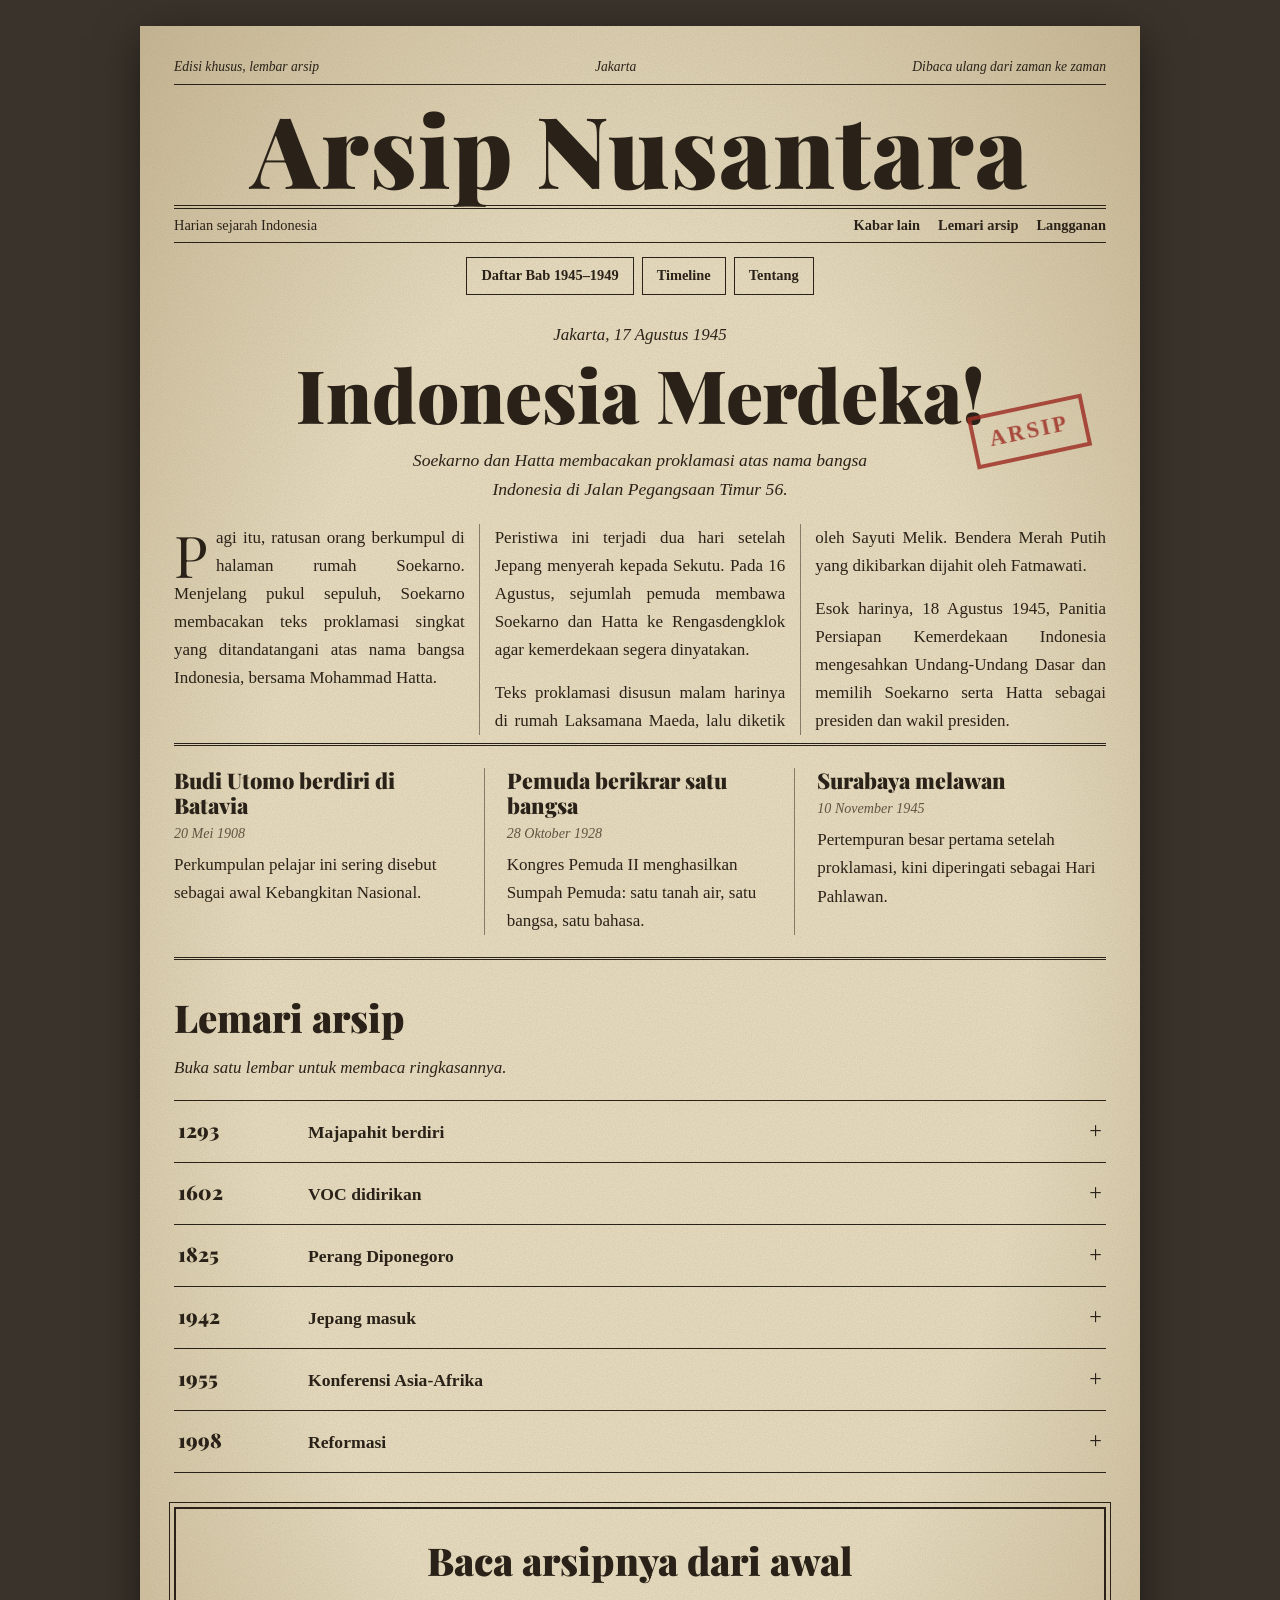
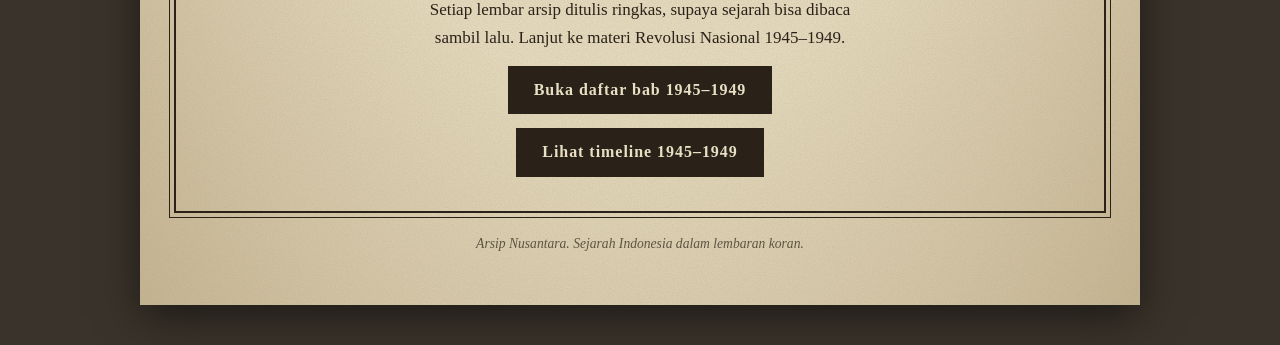
<file: index.html>
<!DOCTYPE html>
<html lang="id">
<head>
<meta charset="utf-8">
<meta name="viewport" content="width=device-width, initial-scale=1, viewport-fit=cover">
<title>Arsip Nusantara — Sejarah Indonesia dalam Lembaran Koran</title>
<link rel="preconnect" href="https://fonts.googleapis.com">
<link rel="preconnect" href="https://fonts.gstatic.com" crossorigin>
<link href="https://fonts.googleapis.com/css2?family=Old+Standard+TT:ital,wght@0,400;0,700;1,400&family=Playfair+Display:wght@900&display=swap" rel="stylesheet">
<link rel="stylesheet" href="style.css">
</head>
<body>
<div class="koran">
  <div class="atas"><span>Edisi khusus, lembar arsip</span><span>Jakarta</span><span>Dibaca ulang dari zaman ke zaman</span></div>
  <div class="nama">Arsip Nusantara</div>
  <div class="garis">
    <span>Harian sejarah Indonesia</span>
    <nav aria-label="Navigasi"><a href="#kabar">Kabar lain</a><a href="#lemari">Lemari arsip</a><a href="#langgan">Langganan</a></nav>
  </div>
  <div class="pintas">
    <a href="bab.html">Daftar Bab 1945–1949</a>
    <a href="timeline.html">Timeline</a>
    <a href="tentang.html">Tentang</a>
  </div>
  <section class="utama">
    <p class="kicker">Jakarta, 17 Agustus 1945</p>
    <h1>Indonesia Merdeka!</h1>
    <p class="sub">Soekarno dan Hatta membacakan proklamasi atas nama bangsa Indonesia di Jalan Pegangsaan Timur 56.</p>
    <div class="stempel">Arsip</div>
    <div class="kolom">
      <p>Pagi itu, ratusan orang berkumpul di halaman rumah Soekarno. Menjelang pukul sepuluh, Soekarno membacakan teks proklamasi singkat yang ditandatangani atas nama bangsa Indonesia, bersama Mohammad Hatta.</p>
      <p>Peristiwa ini terjadi dua hari setelah Jepang menyerah kepada Sekutu. Pada 16 Agustus, sejumlah pemuda membawa Soekarno dan Hatta ke Rengasdengklok agar kemerdekaan segera dinyatakan.</p>
      <p>Teks proklamasi disusun malam harinya di rumah Laksamana Maeda, lalu diketik oleh Sayuti Melik. Bendera Merah Putih yang dikibarkan dijahit oleh Fatmawati.</p>
      <p>Esok harinya, 18 Agustus 1945, Panitia Persiapan Kemerdekaan Indonesia mengesahkan Undang-Undang Dasar dan memilih Soekarno serta Hatta sebagai presiden dan wakil presiden.</p>
    </div>
  </section>
  <section class="kabar" id="kabar" aria-label="Kabar lain">
    <article>
      <h3>Budi Utomo berdiri di Batavia</h3>
      <p class="tgl">20 Mei 1908</p>
      <p>Perkumpulan pelajar ini sering disebut sebagai awal Kebangkitan Nasional.</p>
    </article>
    <article>
      <h3>Pemuda berikrar satu bangsa</h3>
      <p class="tgl">28 Oktober 1928</p>
      <p>Kongres Pemuda II menghasilkan Sumpah Pemuda: satu tanah air, satu bangsa, satu bahasa.</p>
    </article>
    <article>
      <h3>Surabaya melawan</h3>
      <p class="tgl">10 November 1945</p>
      <p>Pertempuran besar pertama setelah proklamasi, kini diperingati sebagai Hari Pahlawan.</p>
    </article>
  </section>
  <section class="lemari" id="lemari">
    <h2>Lemari arsip</h2>
    <p class="ket">Buka satu lembar untuk membaca ringkasannya.</p>
    <details><summary><span class="th">1293</span>Majapahit berdiri</summary><p>Raden Wijaya mendirikan kerajaan ini di Jawa Timur. Majapahit mencapai puncaknya pada masa Hayam Wuruk dan Mahapatih Gajah Mada.</p></details>
    <details><summary><span class="th">1602</span>VOC didirikan</summary><p>Kongsi dagang Belanda ini mengincar monopoli rempah-rempah dan menjadi awal penjajahan panjang di Nusantara.</p></details>
    <details><summary><span class="th">1825</span>Perang Diponegoro</summary><p>Pangeran Diponegoro memimpin perlawanan di Jawa hingga 1830, salah satu perang terbesar melawan Belanda.</p></details>
    <details><summary><span class="th">1942</span>Jepang masuk</summary><p>Pendudukan Jepang menggantikan pemerintahan Hindia Belanda dan berlangsung sampai 1945.</p></details>
    <details><summary><span class="th">1955</span>Konferensi Asia-Afrika</summary><p>Digelar di Bandung, mempertemukan negara-negara Asia dan Afrika yang baru merdeka.</p></details>
    <details><summary><span class="th">1998</span>Reformasi</summary><p>Pada 21 Mei 1998, Soeharto mengundurkan diri dan Indonesia memasuki era Reformasi.</p></details>
  </section>
  <section class="langgan" id="langgan">
    <h2>Baca arsipnya dari awal</h2>
    <p>Setiap lembar arsip ditulis ringkas, supaya sejarah bisa dibaca sambil lalu. Lanjut ke materi Revolusi Nasional 1945–1949.</p>
    <p><a class="tombol" href="bab.html">Buka daftar bab 1945–1949</a></p>
    <p><a class="tombol" href="timeline.html">Lihat timeline 1945–1949</a></p>
  </section>
  <p class="kaki">Arsip Nusantara. Sejarah Indonesia dalam lembaran koran.</p>
</div>
</body>
</html>
</file>
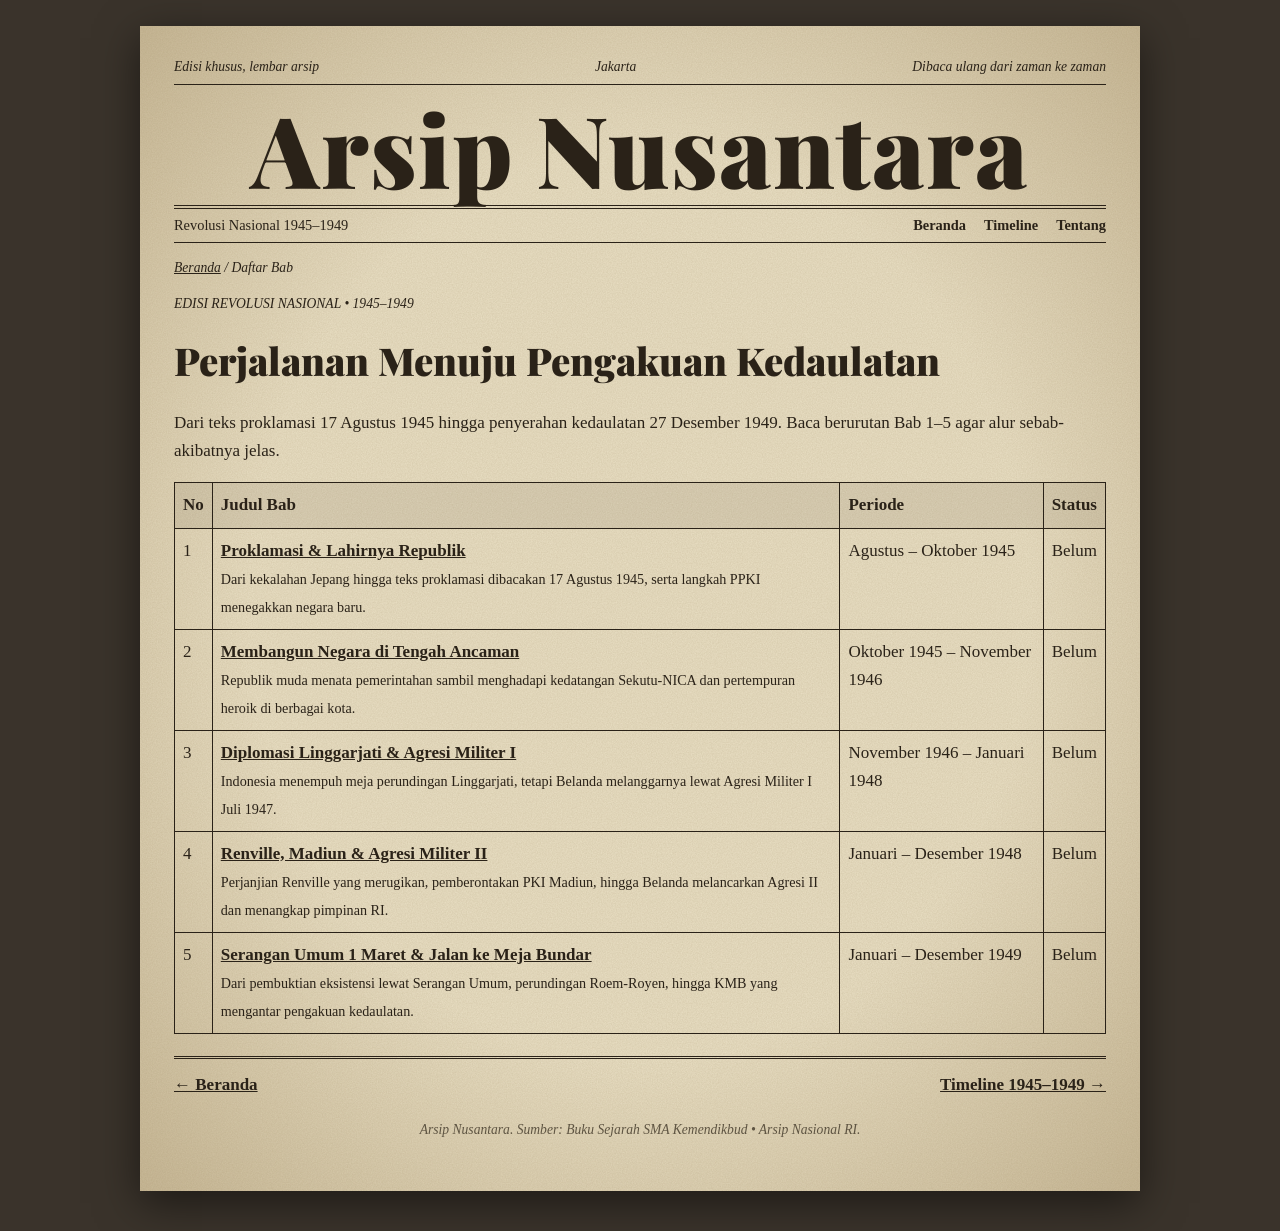
<file: bab.html>
<!DOCTYPE html>
<html lang="id">
<head>
<meta charset="utf-8">
<meta name="viewport" content="width=device-width, initial-scale=1, viewport-fit=cover">
<title>Daftar Bab — Arsip Nusantara 1945–1949</title>
<link rel="preconnect" href="https://fonts.googleapis.com">
<link rel="preconnect" href="https://fonts.gstatic.com" crossorigin>
<link href="https://fonts.googleapis.com/css2?family=Old+Standard+TT:ital,wght@0,400;0,700;1,400&family=Playfair+Display:wght@900&display=swap" rel="stylesheet">
<link rel="stylesheet" href="style.css">
</head>
<body>
<div class="koran">
  <div class="atas"><span>Edisi khusus, lembar arsip</span><span>Jakarta</span><span>Dibaca ulang dari zaman ke zaman</span></div>
  <div class="nama"><a href="index.html">Arsip Nusantara</a></div>
  <div class="garis">
    <span>Revolusi Nasional 1945–1949</span>
    <nav aria-label="Navigasi"><a href="index.html">Beranda</a><a href="timeline.html">Timeline</a><a href="tentang.html">Tentang</a></nav>
  </div>
  <main id="isi">
    <p class="label"><a href="index.html">Beranda</a> / <span id="remah">Daftar Bab</span></p>
    <div id="konten">Memuat arsip...</div>
    <div class="nav-bawah">
      <a href="index.html">← Beranda</a>
      <a href="timeline.html">Timeline 1945–1949 →</a>
    </div>
  </main>
  <p class="kaki">Arsip Nusantara. Sumber: Buku Sejarah SMA Kemendikbud • Arsip Nasional RI.</p>
</div>
<script src="data.js"></script>
<script src="app.js"></script>
<script>
(function () {
  function esc(s) {
    return String(s).replace(/&/g, '&amp;').replace(/</g, '&lt;').replace(/>/g, '&gt;');
  }
  var slug = param('slug');
  var box = document.getElementById('konten');
  var remah = document.getElementById('remah');
  if (!slug) {
    var dibaca = ambilBaca();
    var html = '<p class="label">EDISI REVOLUSI NASIONAL • 1945–1949</p>'
      + '<h1 class="judul-halaman">Perjalanan Menuju Pengakuan Kedaulatan</h1>'
      + '<p>Dari teks proklamasi 17 Agustus 1945 hingga penyerahan kedaulatan 27 Desember 1949. Baca berurutan Bab 1–5 agar alur sebab-akibatnya jelas.</p>'
      + '<table class="tabel-isi"><thead><tr><th>No</th><th>Judul Bab</th><th>Periode</th><th>Status</th></tr></thead><tbody>';
    SEJARAH.babs.forEach(function (b) {
      html += '<tr><td>' + b.id + '</td>'
        + '<td><a href="bab.html?slug=' + b.slug + '"><strong>' + esc(b.judul) + '</strong></a><br><small>' + esc(b.ringkasan) + '</small></td>'
        + '<td>' + esc(b.periode) + '</td>'
        + '<td>' + (dibaca.indexOf(b.slug) !== -1 ? '✓ Sudah' : 'Belum') + '</td></tr>';
    });
    html += '</tbody></table>';
    box.innerHTML = html;
    return;
  }
  var found = cariBab(slug);
  if (!found.bab) {
    remah.textContent = 'Tidak ditemukan';
    box.innerHTML = '<h1 class="judul-halaman">Arsip Tidak Ditemukan</h1>'
      + '<p>Nomor arsip "' + esc(slug) + '" tidak ada dalam daftar 1945–1949.</p>'
      + '<p><a class="tombol" href="bab.html">← Kembali ke Daftar Isi</a></p>';
    return;
  }
  var bab = found.bab, idx = found.idx;
  tandaiBaca(bab.slug);
  remah.textContent = bab.nomor + ' / ' + bab.judul;
  var html = '<p class="label">' + esc(bab.nomor) + ' | ' + esc(bab.periode) + ' | ' + esc(bab.estimasi) + '</p>'
    + '<h1 class="judul-halaman">' + esc(bab.judul) + '</h1>'
    + '<p><em>' + esc(bab.ringkasan) + '</em></p>'
    + '<figure style="margin:0"><div class="foto-garis">[ Foto arsip ]</div>'
    + '<figcaption>' + esc(bab.gambarCaption) + '</figcaption></figure>';
  bab.isi.forEach(function (bagian) {
    html += '<h2>' + esc(bagian.subjudul) + '</h2>';
    bagian.paragraf.forEach(function (p) { html += '<p>' + esc(p) + '</p>'; });
  });
  html += '<h3>' + esc(bab.dokumenArsip.judul) + '</h3>'
    + '<blockquote>' + esc(bab.dokumenArsip.isi) + '</blockquote>'
    + '<h3>Tokoh Kunci</h3><p>' + esc(bab.tokoh.join(' • ')) + '</p>'
    + '<h3>Istilah Penting</h3><p>' + esc(bab.istilah.join(' • ')) + '</p>';
  var terkait = SEJARAH.timeline.filter(function (t) { return t.babSlug === bab.slug; });
  if (terkait.length) {
    html += '<h3>Titik waktu bab ini di Timeline</h3><ul>';
    terkait.forEach(function (t) { html += '<li><strong>' + esc(t.tahun) + '</strong> — ' + esc(t.judul) + '</li>'; });
    html += '</ul>';
  }
  var prev = SEJARAH.babs[idx - 1], next = SEJARAH.babs[idx + 1];
  html += '<div class="nav-bawah"><span>'
    + (prev ? '<a href="bab.html?slug=' + prev.slug + '">← ' + esc(prev.nomor) + '</a>' : '← Awal')
    + '</span><a href="bab.html">Daftar Isi</a><span>'
    + (next ? '<a href="bab.html?slug=' + next.slug + '">' + esc(next.nomor) + ' →</a>' : 'Akhir →')
    + '</span></div>'
    + '<p style="text-align:center"><a class="tombol" href="timeline.html">Lihat di Timeline →</a></p>';
  box.innerHTML = html;
})();
</script>
</body>
</html>
</file>
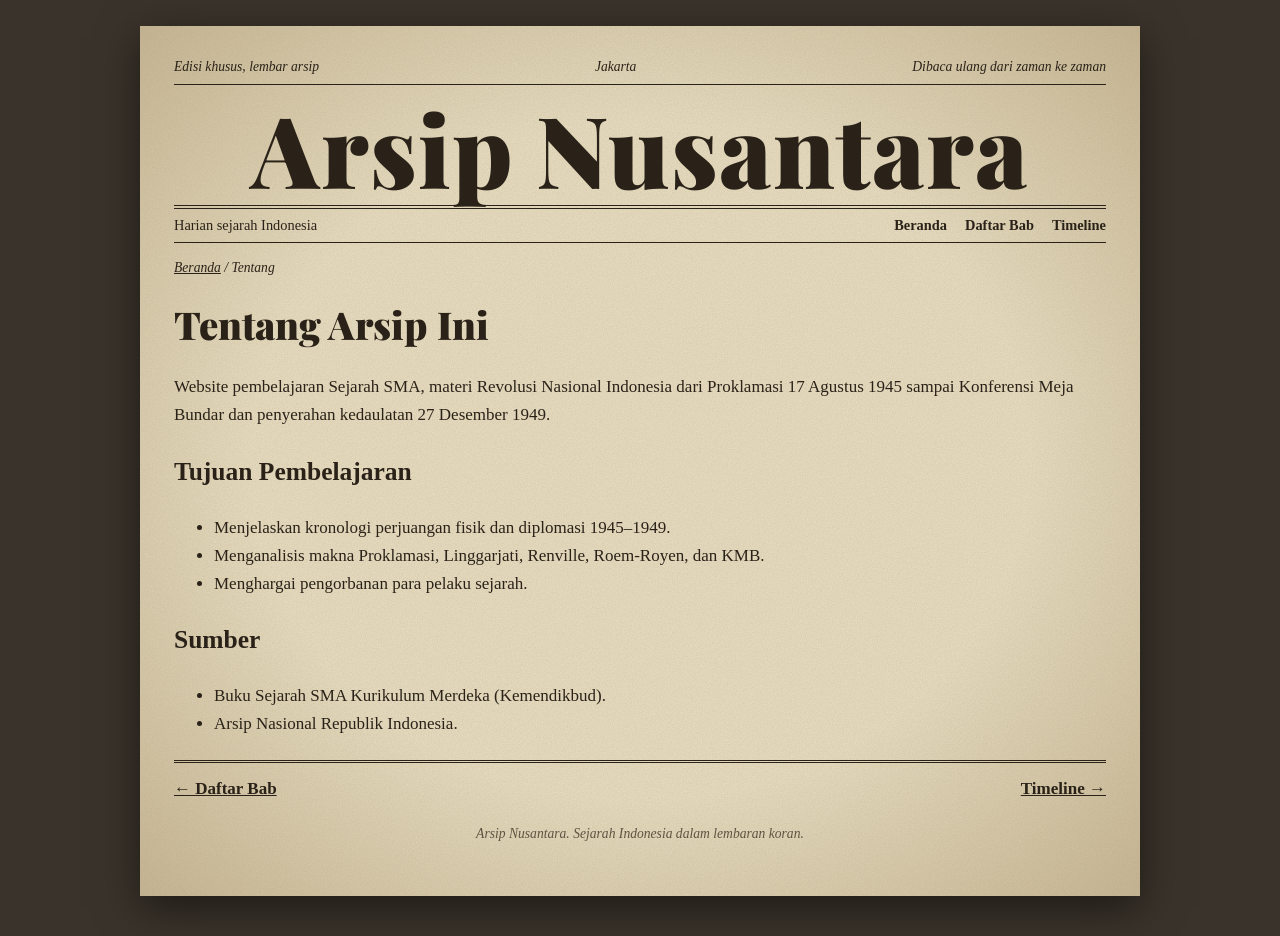
<file: tentang.html>
<!DOCTYPE html>
<html lang="id">
<head>
<meta charset="utf-8">
<meta name="viewport" content="width=device-width, initial-scale=1, viewport-fit=cover">
<title>Tentang — Arsip Nusantara</title>
<link rel="preconnect" href="https://fonts.googleapis.com">
<link rel="preconnect" href="https://fonts.gstatic.com" crossorigin>
<link href="https://fonts.googleapis.com/css2?family=Old+Standard+TT:ital,wght@0,400;0,700;1,400&family=Playfair+Display:wght@900&display=swap" rel="stylesheet">
<link rel="stylesheet" href="style.css">
</head>
<body>
<div class="koran">
  <div class="atas"><span>Edisi khusus, lembar arsip</span><span>Jakarta</span><span>Dibaca ulang dari zaman ke zaman</span></div>
  <div class="nama"><a href="index.html">Arsip Nusantara</a></div>
  <div class="garis">
    <span>Harian sejarah Indonesia</span>
    <nav aria-label="Navigasi"><a href="index.html">Beranda</a><a href="bab.html">Daftar Bab</a><a href="timeline.html">Timeline</a></nav>
  </div>
  <main>
    <p class="label"><a href="index.html">Beranda</a> / Tentang</p>
    <h1 class="judul-halaman">Tentang Arsip Ini</h1>
    <p>Website pembelajaran Sejarah SMA, materi Revolusi Nasional Indonesia dari Proklamasi 17 Agustus 1945 sampai Konferensi Meja Bundar dan penyerahan kedaulatan 27 Desember 1949.</p>
    <h2>Tujuan Pembelajaran</h2>
    <ul>
      <li>Menjelaskan kronologi perjuangan fisik dan diplomasi 1945–1949.</li>
      <li>Menganalisis makna Proklamasi, Linggarjati, Renville, Roem-Royen, dan KMB.</li>
      <li>Menghargai pengorbanan para pelaku sejarah.</li>
    </ul>
    <h2>Sumber</h2>
    <ul>
      <li>Buku Sejarah SMA Kurikulum Merdeka (Kemendikbud).</li>
      <li>Arsip Nasional Republik Indonesia.</li>
    </ul>
    <div class="nav-bawah">
      <a href="bab.html">← Daftar Bab</a>
      <a href="timeline.html">Timeline →</a>
    </div>
  </main>
  <p class="kaki">Arsip Nusantara. Sejarah Indonesia dalam lembaran koran.</p>
</div>
</body>
</html>
</file>
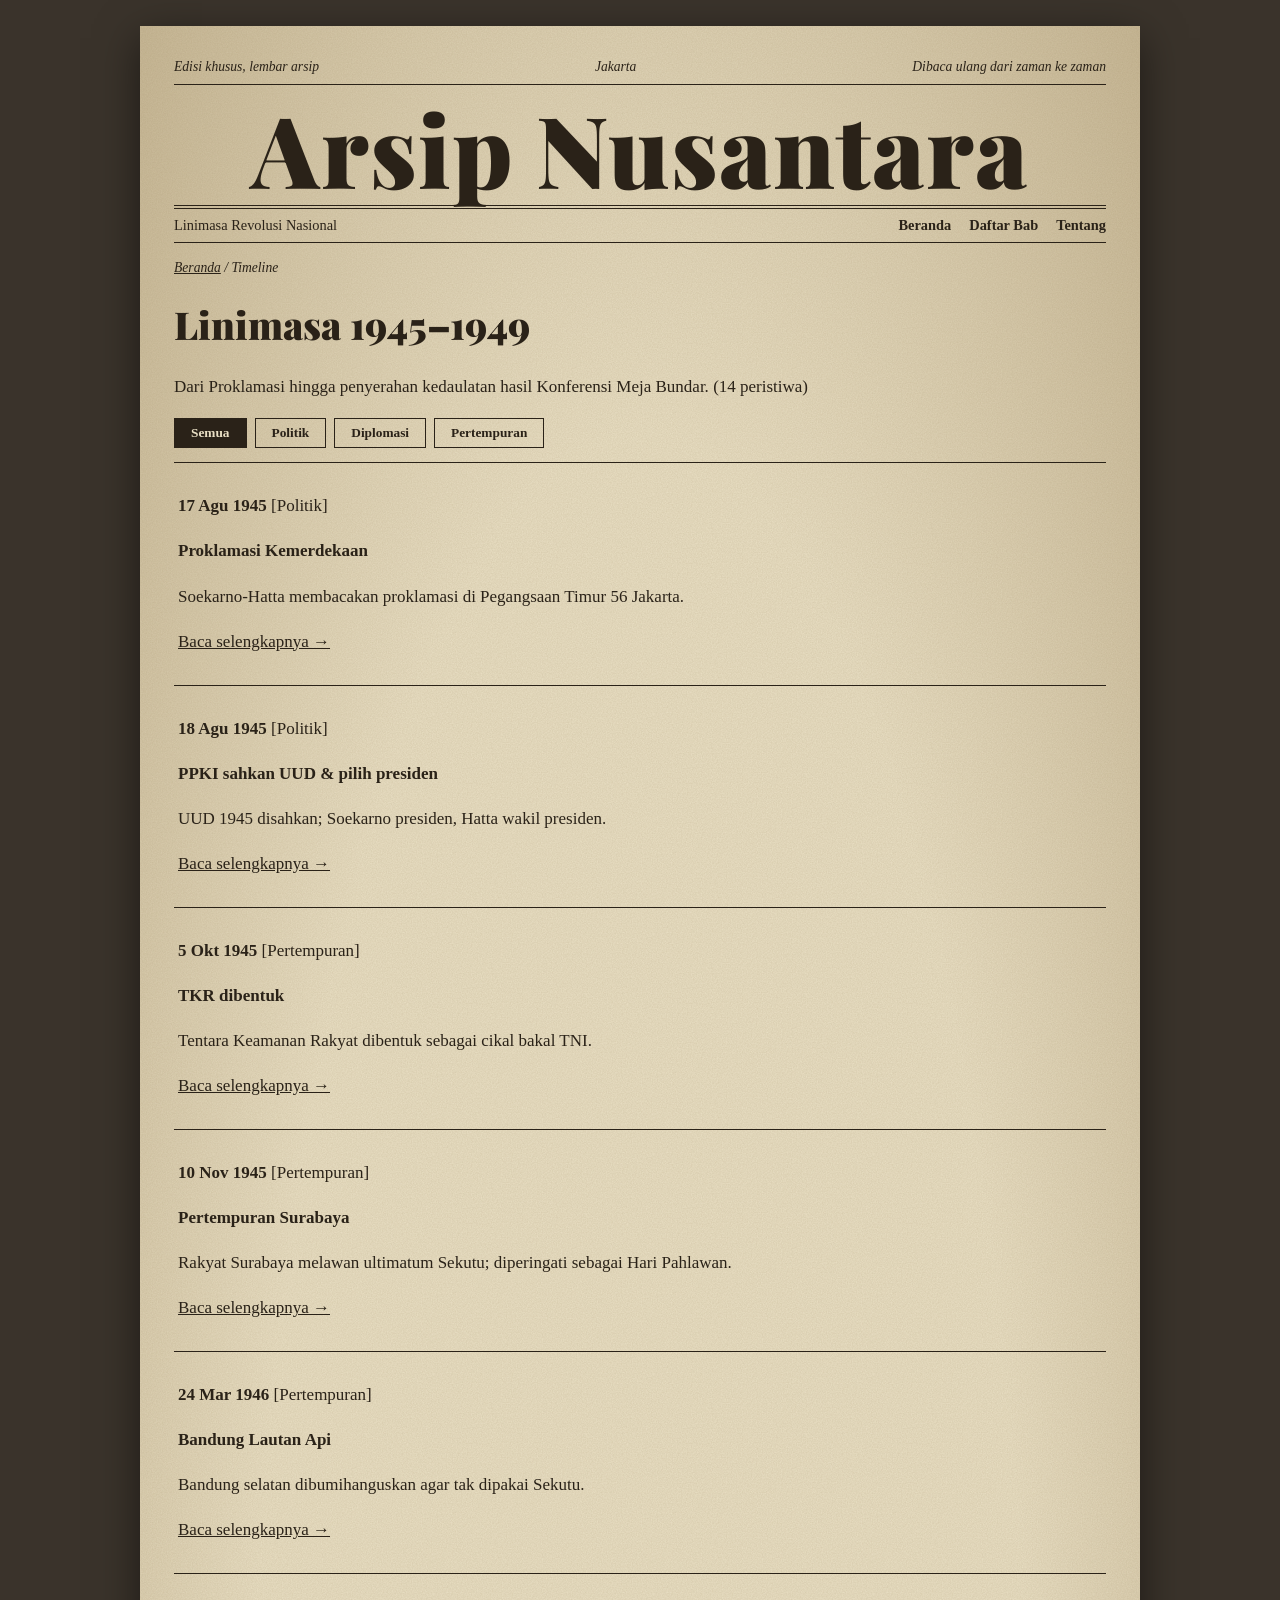
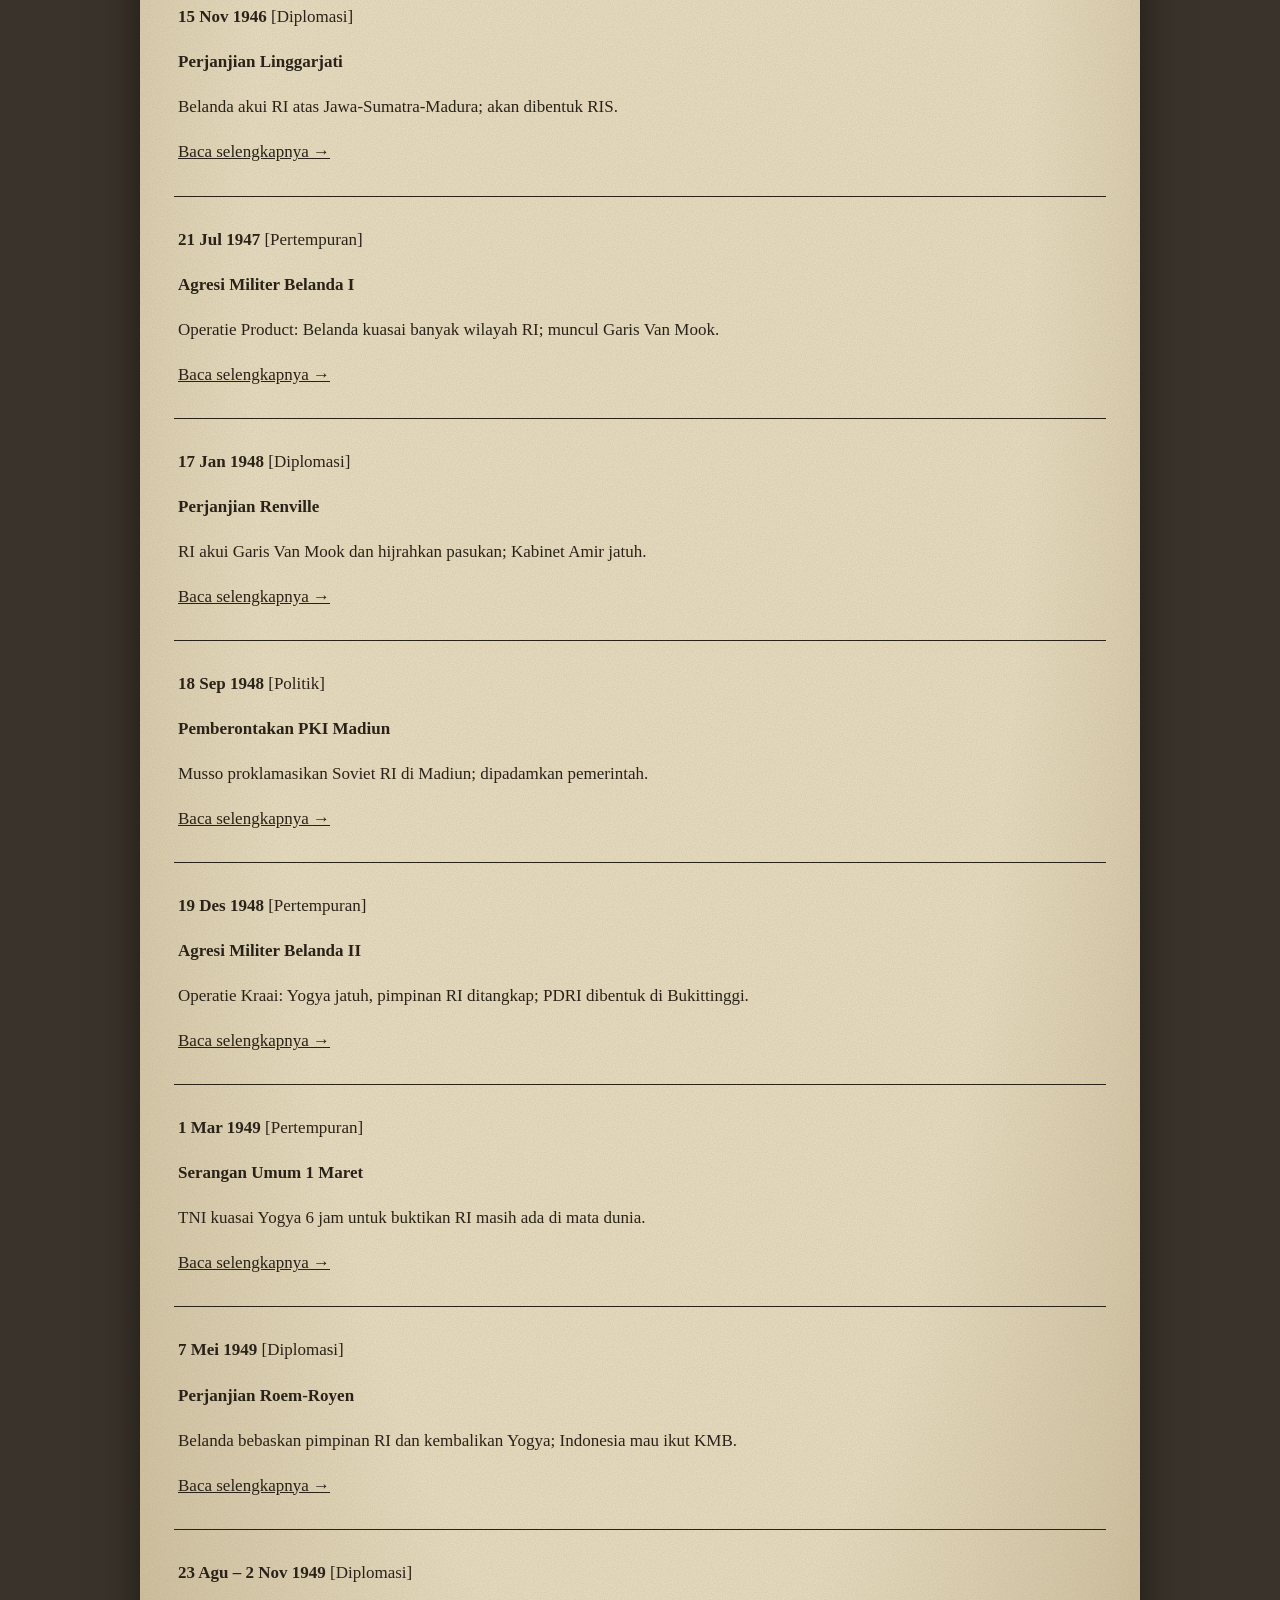
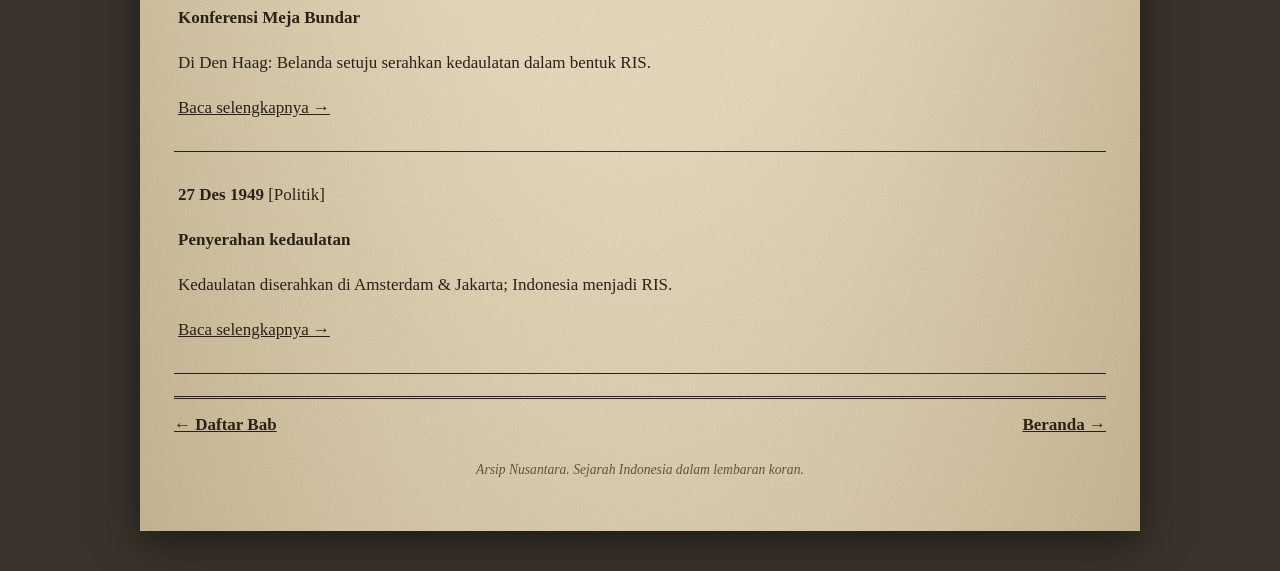
<file: timeline.html>
<!DOCTYPE html>
<html lang="id">
<head>
<meta charset="utf-8">
<meta name="viewport" content="width=device-width, initial-scale=1, viewport-fit=cover">
<title>Timeline 1945–1949 — Arsip Nusantara</title>
<link rel="preconnect" href="https://fonts.googleapis.com">
<link rel="preconnect" href="https://fonts.gstatic.com" crossorigin>
<link href="https://fonts.googleapis.com/css2?family=Old+Standard+TT:ital,wght@0,400;0,700;1,400&family=Playfair+Display:wght@900&display=swap" rel="stylesheet">
<link rel="stylesheet" href="style.css">
</head>
<body>
<div class="koran">
  <div class="atas"><span>Edisi khusus, lembar arsip</span><span>Jakarta</span><span>Dibaca ulang dari zaman ke zaman</span></div>
  <div class="nama"><a href="index.html">Arsip Nusantara</a></div>
  <div class="garis">
    <span>Linimasa Revolusi Nasional</span>
    <nav aria-label="Navigasi"><a href="index.html">Beranda</a><a href="bab.html">Daftar Bab</a><a href="tentang.html">Tentang</a></nav>
  </div>
  <main>
    <p class="label"><a href="index.html">Beranda</a> / Timeline</p>
    <h1 class="judul-halaman">Linimasa 1945–1949</h1>
    <p>Dari Proklamasi hingga penyerahan kedaulatan hasil Konferensi Meja Bundar. <span id="hitung"></span></p>
    <div class="filter-bar" id="filter">
      <button data-f="Semua" class="aktif">Semua</button>
      <button data-f="Politik">Politik</button>
      <button data-f="Diplomasi">Diplomasi</button>
      <button data-f="Pertempuran">Pertempuran</button>
    </div>
    <ol class="daftar-titik" id="daftar"></ol>
    <div class="nav-bawah">
      <a href="bab.html">← Daftar Bab</a>
      <a href="index.html">Beranda →</a>
    </div>
  </main>
  <p class="kaki">Arsip Nusantara. Sejarah Indonesia dalam lembaran koran.</p>
</div>
<script src="data.js"></script>
<script src="app.js"></script>
<script>
(function () {
  function esc(s) {
    return String(s).replace(/&/g, '&amp;').replace(/</g, '&lt;').replace(/>/g, '&gt;');
  }
  var daftar = document.getElementById('daftar');
  var hitung = document.getElementById('hitung');
  function gambar(f) {
    var list = f === 'Semua'
      ? SEJARAH.timeline
      : SEJARAH.timeline.filter(function (t) { return t.kategori === f; });
    hitung.textContent = '(' + list.length + ' peristiwa)';
    var html = '';
    list.forEach(function (t) {
      html += '<li><p><strong>' + esc(t.tahun) + '</strong> [' + esc(t.kategori) + ']</p>'
        + '<p><strong>' + esc(t.judul) + '</strong></p>'
        + '<p>' + esc(t.ringkasan) + '</p>'
        + '<p><a href="bab.html?slug=' + t.babSlug + '">Baca selengkapnya →</a></p></li>';
    });
    daftar.innerHTML = html;
  }
  document.getElementById('filter').addEventListener('click', function (e) {
    var b = e.target.closest('button');
    if (!b) return;
    var btns = this.querySelectorAll('button');
    for (var i = 0; i < btns.length; i++) btns[i].classList.remove('aktif');
    b.classList.add('aktif');
    gambar(b.getAttribute('data-f'));
  });
  gambar('Semua');
})();
</script>
</body>
</html>
</file>
<file: style.css>
:root{
  --meja:#3A332B; --kertas:#E9DFC4; --kertas2:#DDD0AE; --tinta:#2A2218; --pudar:#5E5442; --stempel:#9C2B22;
  --judul:"Playfair Display","Times New Roman",Georgia,serif;
  --isi:"Old Standard TT","Times New Roman",Georgia,serif;
  box-sizing:border-box; padding-top:env(safe-area-inset-top,0px); padding-bottom:env(safe-area-inset-bottom,0px);
}
@media (prefers-color-scheme:dark){
  :root:not([data-theme="light"]){--meja:#1B1712;--kertas:#C9BFA3}
}
:root[data-theme="dark"]{--meja:#1B1712}
*{box-sizing:border-box}
html{scroll-padding-top:env(safe-area-inset-top,0px);scroll-behavior:smooth}
body{margin:0;background:var(--meja);color:var(--tinta);font-family:var(--isi);font-size:17px;line-height:1.65;padding:26px 14px 40px}
:focus-visible{outline:3px solid var(--stempel);outline-offset:3px}
.koran{max-width:1000px;margin:0 auto;padding:30px 34px 36px;position:relative;
  background-color:var(--kertas);
  background-image:
    url("data:image/svg+xml,%3Csvg xmlns='http://www.w3.org/2000/svg' width='220' height='220'%3E%3Cfilter id='n'%3E%3CfeTurbulence type='fractalNoise' baseFrequency='.8' numOctaves='2'/%3E%3CfeColorMatrix values='0 0 0 0 .3 0 0 0 0 .22 0 0 0 0 .1 0 0 0 .22 0'/%3E%3C/filter%3E%3Crect width='100%25' height='100%25' filter='url(%23n)'/%3E%3C/svg%3E"),
    radial-gradient(ellipse at center,transparent 55%,rgba(110,80,30,.28) 100%);
  box-shadow:0 12px 40px rgba(0,0,0,.5)}
a{color:inherit}
.atas{display:flex;justify-content:space-between;gap:12px;font-size:.85rem;border-bottom:1px solid var(--tinta);padding-bottom:6px;font-style:italic}
.nama{font-family:var(--judul);font-weight:900;font-size:clamp(2.6rem,10vw,6.2rem);line-height:1;text-align:center;margin:14px 0 6px;letter-spacing:.01em}
.nama a{text-decoration:none}
.garis{border-top:4px double var(--tinta);border-bottom:1px solid var(--tinta);padding:5px 0;display:flex;justify-content:space-between;gap:12px;flex-wrap:wrap;font-size:.9rem}
.garis nav{display:flex;gap:18px;flex-wrap:wrap}
.garis a{text-decoration:none;font-weight:700}
.garis a:hover{text-decoration:underline}
.pintas{display:flex;gap:8px;flex-wrap:wrap;justify-content:center;margin:14px 0 0}
.pintas a{border:1px solid var(--tinta);padding:6px 14px;text-decoration:none;font-weight:700;font-size:.9rem}
.pintas a:hover{background:var(--tinta);color:var(--kertas)}
.utama{padding:26px 0 8px;border-bottom:3px double var(--tinta);position:relative}
.utama .kicker{font-style:italic;text-align:center;margin:0}
.utama h1{font-family:var(--judul);font-weight:900;font-size:clamp(2.2rem,7vw,4.6rem);line-height:1.04;text-align:center;margin:6px 0 14px}
.utama .sub{text-align:center;font-size:1.1rem;font-style:italic;max-width:56ch;margin:0 auto 20px}
.kolom{column-count:3;column-gap:30px;column-rule:1px solid rgba(42,34,24,.5);text-align:justify;hyphens:auto}
.kolom p{margin:0 0 .9em}
.kolom p:first-child::first-letter{font-family:var(--judul);font-size:3.6rem;float:left;line-height:.85;padding:6px 8px 0 0}
.stempel{position:absolute;right:2%;top:110px;transform:rotate(-12deg);border:4px solid var(--stempel);color:var(--stempel);font-weight:700;font-size:1.4rem;letter-spacing:.12em;padding:4px 14px;opacity:.82;animation:cap .6s .5s cubic-bezier(.3,1.6,.5,1) both;pointer-events:none;text-transform:uppercase}
@keyframes cap{from{opacity:0;transform:rotate(-12deg) scale(2.2)}to{opacity:.82;transform:rotate(-12deg) scale(1)}}
.kabar{display:grid;grid-template-columns:repeat(3,1fr);gap:0;padding:22px 0;border-bottom:3px double var(--tinta)}
.kabar article{padding:0 22px;border-right:1px solid rgba(42,34,24,.5)}
.kabar article:first-child{padding-left:0}
.kabar article:last-child{border-right:0;padding-right:0}
.kabar h3{font-family:var(--judul);font-weight:900;font-size:1.35rem;line-height:1.15;margin:0 0 4px}
.kabar .tgl{font-style:italic;font-size:.88rem;margin:0 0 6px;color:var(--pudar)}
.kabar p{margin:0}
.lemari{padding:26px 0 8px}
.lemari h2,.langgan h2,.judul-halaman{font-family:var(--judul);font-weight:900;font-size:clamp(1.7rem,4vw,2.4rem);margin:0 0 4px}
.lemari .ket{margin:0 0 18px;font-style:italic}
details{border-top:1px solid var(--tinta)}
details:last-of-type{border-bottom:1px solid var(--tinta)}
summary{cursor:pointer;list-style:none;display:flex;gap:18px;align-items:baseline;padding:12px 4px;font-weight:700;font-size:1.1rem}
summary::-webkit-details-marker{display:none}
summary .th{font-family:var(--judul);font-weight:900;min-width:5.6em;font-size:1.25rem}
summary::after{content:"+";margin-left:auto;font-size:1.4rem;font-weight:400}
details[open] summary::after{content:"–"}
details p{margin:0 0 14px 4px;padding-left:calc(5.6em + 18px);max-width:80ch}
.langgan{margin-top:26px;padding:20px 24px;border:2px solid var(--tinta);outline:1px solid var(--tinta);outline-offset:4px;text-align:center}
.langgan p{margin:0 auto 14px;max-width:52ch}
.tombol{display:inline-block;background:var(--tinta);color:var(--kertas);padding:11px 26px;text-decoration:none;font-weight:700;letter-spacing:.06em;transition:background .15s;border:0;font-family:inherit;font-size:1rem;cursor:pointer}
.tombol:hover{background:var(--stempel)}
.kaki{text-align:center;font-size:.85rem;font-style:italic;margin-top:20px;color:var(--pudar)}
.label{font-style:italic;font-size:.85rem}
.tabel-isi{width:100%;border-collapse:collapse;margin:14px 0}
.tabel-isi th,.tabel-isi td{border:1px solid var(--tinta);padding:8px;text-align:left;vertical-align:top}
.tabel-isi th{background:rgba(42,34,24,.08)}
.foto-garis{border:1px dashed var(--tinta);padding:40px 16px;text-align:center;font-style:italic;margin:14px 0 4px}
figcaption{font-style:italic;font-size:.9rem;text-align:center;margin-bottom:14px}
blockquote{border-left:4px solid var(--stempel);margin:14px 0;padding:10px 16px;font-style:italic;background:rgba(42,34,24,.06)}
.filter-bar{display:flex;gap:8px;flex-wrap:wrap;margin:12px 0}
.filter-bar button{border:1px solid var(--tinta);background:transparent;color:var(--tinta);padding:6px 16px;font-family:inherit;font-weight:700;cursor:pointer}
.filter-bar button.aktif{background:var(--tinta);color:var(--kertas)}
.daftar-titik{list-style:none;padding:0;margin:14px 0}
.daftar-titik li{border-top:1px solid var(--tinta);padding:12px 4px}
.daftar-titik li:last-child{border-bottom:1px solid var(--tinta)}
.nav-bawah{display:flex;justify-content:space-between;gap:10px;flex-wrap:wrap;margin-top:22px;padding-top:12px;border-top:3px double var(--tinta);font-weight:700}
@media (max-width:820px){
  .koran{padding:20px 18px 26px}
  .kolom{column-count:1}
  .kabar{grid-template-columns:1fr;gap:18px}
  .kabar article{padding:0 0 18px;border-right:0;border-bottom:1px solid rgba(42,34,24,.5)}
  .kabar article:last-child{border-bottom:0;padding-bottom:0}
  .stempel{top:auto;bottom:-6px;right:4px;font-size:1.05rem}
  .garis nav{display:none}
  details p{padding-left:4px}
  summary{gap:10px}
  summary .th{min-width:4.8em}
}
@media (prefers-reduced-motion:reduce){.stempel{animation:none}.tombol{transition:none}html{scroll-behavior:auto}}
</file>
